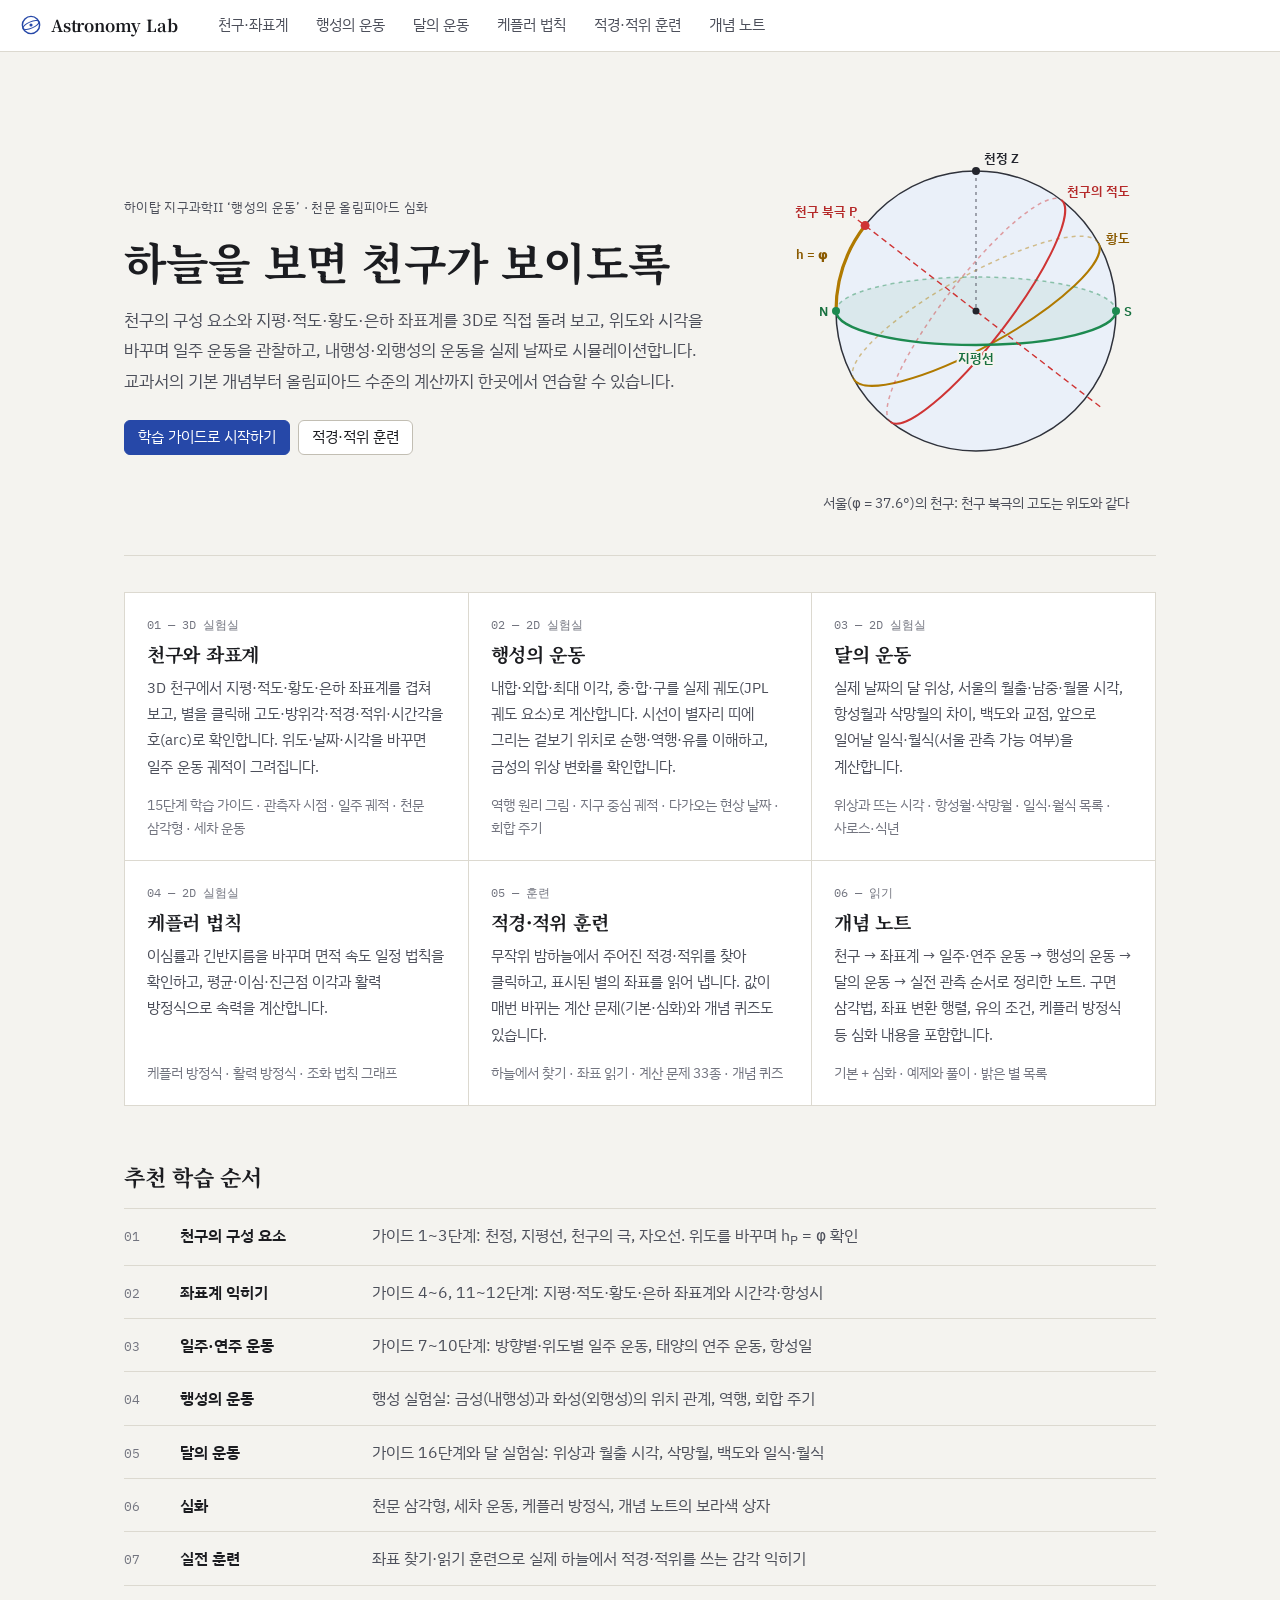
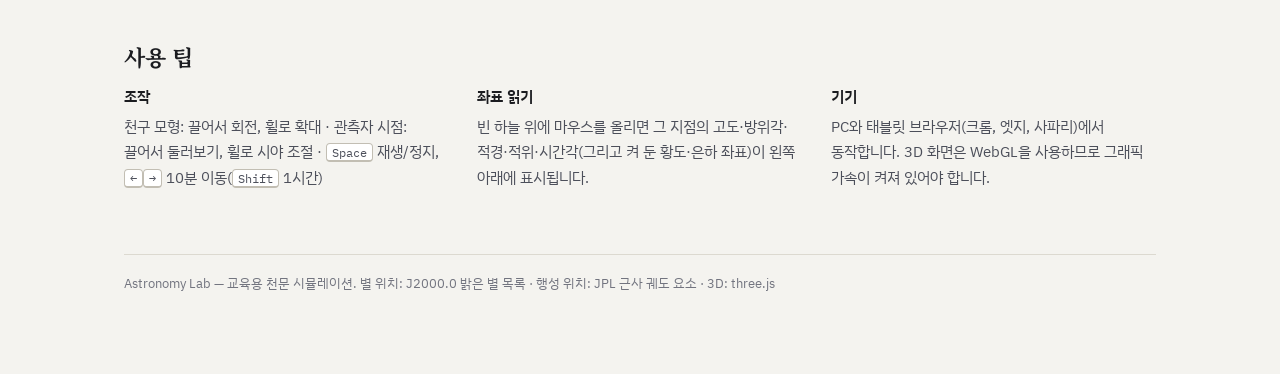
<file: index.html>
<!doctype html>
<html lang="ko">
<head>
  <meta charset="utf-8">
  <meta name="viewport" content="width=device-width, initial-scale=1">
  <title>Astronomy Lab · 천문학 학습 프로그램</title>
  <meta name="description" content="천구와 좌표계(지평·적도·황도·은하)를 3D로 탐구하고, 내행성·외행성의 운동과 케플러 법칙을 시뮬레이션하는 천문학 학습 프로그램.">
  <link rel="preconnect" href="https://fonts.googleapis.com">
  <link rel="preconnect" href="https://fonts.gstatic.com" crossorigin>
  <link rel="stylesheet" href="https://fonts.googleapis.com/css2?family=IBM+Plex+Mono:wght@400;500;600&family=IBM+Plex+Sans+KR:wght@400;500;600;700&family=Noto+Serif+KR:wght@600;700&display=swap">
  <link rel="stylesheet" href="css/style.css">
  <style>
    /* 첫 화면 천구 그림 (좌표계 색은 style.css 변수) */
    .hero { display: grid; grid-template-columns: minmax(0, 1fr) 360px; gap: 48px; align-items: center; }
    .hero-fig { margin: 0; }
    .hero-fig svg { display: block; width: 100%; height: auto; overflow: visible; }
    .hero-fig figcaption { margin-top: 6px; font-size: 13.5px; color: var(--muted); text-align: center; }
    .hero-fig path, .hero-fig line { fill: none; stroke-width: 2; }
    .hero-fig .sphere { fill: #eaf0f9; stroke: #2f323b; stroke-width: 1.5; }
    .hero-fig .hor-plane { fill: rgba(29, 138, 80, 0.08); }
    .hero-fig .hor { stroke: var(--hor); stroke-width: 2.4; }
    .hero-fig .eq { stroke: var(--eq); }
    .hero-fig .ecl { stroke: var(--ecl); }
    .hero-fig .back { stroke-dasharray: 4 4; opacity: 0.45; stroke-width: 1.5; }
    .hero-fig .axis { stroke: var(--eq); stroke-width: 1.4; stroke-dasharray: 6 4; }
    .hero-fig .zen { stroke: #6b6e7a; stroke-width: 1.2; stroke-dasharray: 3 4; }
    .hero-fig .phi { stroke: var(--ecl); stroke-width: 3.2; }
    .hero-fig .pt { fill: #23252d; } .hero-fig .pt-eq { fill: var(--eq); } .hero-fig .pt-hor { fill: var(--hor); }
    .hero-fig text { font-family: var(--font); font-size: 13px; font-weight: 600; paint-order: stroke; stroke: #f4f3ef; stroke-width: 4px; stroke-linejoin: round; }
    .hero-fig .t { fill: #23252d; } .hero-fig .t-eq { fill: #b52a2a; } .hero-fig .t-ecl { fill: #8a5a00; } .hero-fig .t-hor { fill: #17703f; }
    @media (max-width: 860px) {
      .hero { grid-template-columns: 1fr; gap: 24px; }
      .hero-fig { max-width: 320px; margin: 0 auto; }
    }
  </style>
</head>
<body>
  <header class="topbar">
    <a class="brand" href="index.html"><svg class="logo" viewBox="0 0 24 24" aria-hidden="true"><circle cx="12" cy="12" r="9.4" fill="none" stroke="currentColor" stroke-width="1.6"/><ellipse cx="12" cy="12" rx="9.4" ry="3.4" transform="rotate(-23.4 12 12)" fill="none" stroke="currentColor" stroke-width="1.1"/><circle cx="12" cy="12" r="1.7" fill="currentColor"/></svg><span>Astronomy Lab</span></a>
    <nav class="nav">
      <a href="celestial.html">천구·좌표계</a>
      <a href="planets.html">행성의 운동</a>
      <a href="moon.html">달의 운동</a>
      <a href="kepler.html">케플러 법칙</a>
      <a href="training.html">적경·적위 훈련</a>
      <a href="notes.html">개념 노트</a>
    </nav>
  </header>
  <main class="page">
    <section class="hero">
      <div class="hero-text">
      <p class="eyebrow">하이탑 지구과학Ⅱ ‘행성의 운동’ · 천문 올림피아드 심화</p>
      <h1>하늘을 보면 천구가 보이도록</h1>
      <p>천구의 구성 요소와 지평·적도·황도·은하 좌표계를 3D로 직접 돌려 보고, 위도와 시각을 바꾸며 일주 운동을 관찰하고, 내행성·외행성의 운동을 실제 날짜로 시뮬레이션합니다. 교과서의 기본 개념부터 올림피아드 수준의 계산까지 한곳에서 연습할 수 있습니다.</p>
      <div class="row">
        <a class="btn primary" href="celestial.html?step=1">학습 가이드로 시작하기</a>
        <a class="btn" href="training.html?mode=find">적경·적위 훈련</a>
      </div>
      </div>
      <figure class="hero-fig" aria-label="천구 모형 그림: 지평선, 천구의 적도, 황도, 천구 북극">
        <svg viewBox="0 0 360 350" role="img">
          <circle class="sphere" cx="180" cy="175" r="140"/>
          <ellipse class="hor-plane" cx="180" cy="175" rx="140" ry="34"/>
          <g transform="rotate(-29.0 180 175)"><path class="ecl back" d="M 40 175 A 140 36 0 0 1 320 175"/><path class="ecl" d="M 40 175 A 140 36 0 0 0 320 175"/></g>
          <g transform="rotate(-52.4 180 175)"><path class="eq back" d="M 40 175 A 140 32 0 0 1 320 175"/><path class="eq" d="M 40 175 A 140 32 0 0 0 320 175"/></g>
          <g transform="rotate(0.0 180 175)"><path class="hor back" d="M 40 175 A 140 34 0 0 1 320 175"/><path class="hor" d="M 40 175 A 140 34 0 0 0 320 175"/></g>
          <line class="axis" x1="304.2" y1="270.7" x2="55.8" y2="79.3"/>
          <line class="zen" x1="180" y1="35" x2="180" y2="175"/>
          <path class="phi" d="M 40 175 A 140 140 0 0 1 69.1 89.6"/>
          <circle class="pt-eq" cx="69.1" cy="89.6" r="4.5"/>
          <circle class="pt" cx="180" cy="35" r="4"/>
          <circle class="pt" cx="180" cy="175" r="3.5"/>
          <circle class="pt-hor" cx="40" cy="175" r="4"/>
          <circle class="pt-hor" cx="320" cy="175" r="4"/>
          <text class="t" x="188" y="27">천정 Z</text>
          <text class="t-eq" x="61.1" y="79.6" text-anchor="end">천구 북극 P</text>
          <text class="t-ecl" x="32" y="123" text-anchor="end">h = φ</text>
          <text class="t-hor" x="32" y="180" text-anchor="end">N</text>
          <text class="t-hor" x="328" y="180">S</text>
          <text class="t-hor" x="180" y="227" text-anchor="middle">지평선</text>
          <text class="t-eq" x="271.4" y="60.1">천구의 적도</text>
          <text class="t-ecl" x="310.4" y="107.1">황도</text>
        </svg>
        <figcaption>서울(φ = 37.6°)의 천구: 천구 북극의 고도는 위도와 같다</figcaption>
      </figure>
    </section>

    <div class="cards">
      <a class="card" href="celestial.html">
        <span class="num">01 — 3D 실험실</span><h3>천구와 좌표계</h3>
        <p>3D 천구에서 지평·적도·황도·은하 좌표계를 겹쳐 보고, 별을 클릭해 고도·방위각·적경·적위·시간각을 호(arc)로 확인합니다. 위도·날짜·시각을 바꾸면 일주 운동 궤적이 그려집니다.</p>
        <div class="tags">15단계 학습 가이드 · 관측자 시점 · 일주 궤적 · 천문 삼각형 · 세차 운동</div>
      </a>
      <a class="card" href="planets.html">
        <span class="num">02 — 2D 실험실</span><h3>행성의 운동</h3>
        <p>내합·외합·최대 이각, 충·합·구를 실제 궤도(JPL 궤도 요소)로 계산합니다. 시선이 별자리 띠에 그리는 겉보기 위치로 순행·역행·유를 이해하고, 금성의 위상 변화를 확인합니다.</p>
        <div class="tags">역행 원리 그림 · 지구 중심 궤적 · 다가오는 현상 날짜 · 회합 주기</div>
      </a>
      <a class="card" href="moon.html">
        <span class="num">03 — 2D 실험실</span><h3>달의 운동</h3>
        <p>실제 날짜의 달 위상, 서울의 월출·남중·월몰 시각, 항성월과 삭망월의 차이, 백도와 교점, 앞으로 일어날 일식·월식(서울 관측 가능 여부)을 계산합니다.</p>
        <div class="tags">위상과 뜨는 시각 · 항성월·삭망월 · 일식·월식 목록 · 사로스·식년</div>
      </a>
      <a class="card" href="kepler.html">
        <span class="num">04 — 2D 실험실</span><h3>케플러 법칙</h3>
        <p>이심률과 긴반지름을 바꾸며 면적 속도 일정 법칙을 확인하고, 평균·이심·진근점 이각과 활력 방정식으로 속력을 계산합니다.</p>
        <div class="tags">케플러 방정식 · 활력 방정식 · 조화 법칙 그래프</div>
      </a>
      <a class="card" href="training.html">
        <span class="num">05 — 훈련</span><h3>적경·적위 훈련</h3>
        <p>무작위 밤하늘에서 주어진 적경·적위를 찾아 클릭하고, 표시된 별의 좌표를 읽어 냅니다. 값이 매번 바뀌는 계산 문제(기본·심화)와 개념 퀴즈도 있습니다.</p>
        <div class="tags">하늘에서 찾기 · 좌표 읽기 · 계산 문제 33종 · 개념 퀴즈</div>
      </a>
      <a class="card" href="notes.html">
        <span class="num">06 — 읽기</span><h3>개념 노트</h3>
        <p>천구 → 좌표계 → 일주·연주 운동 → 행성의 운동 → 달의 운동 → 실전 관측 순서로 정리한 노트. 구면 삼각법, 좌표 변환 행렬, 유의 조건, 케플러 방정식 등 심화 내용을 포함합니다.</p>
        <div class="tags">기본 + 심화 · 예제와 풀이 · 밝은 별 목록</div>
      </a>
    </div>

    <h2 class="section-title">추천 학습 순서</h2>
    <ol class="path">
      <li><b>천구의 구성 요소</b><span>가이드 1~3단계: 천정, 지평선, 천구의 극, 자오선. 위도를 바꾸며 h<sub>P</sub> = φ 확인</span></li>
      <li><b>좌표계 익히기</b><span>가이드 4~6, 11~12단계: 지평·적도·황도·은하 좌표계와 시간각·항성시</span></li>
      <li><b>일주·연주 운동</b><span>가이드 7~10단계: 방향별·위도별 일주 운동, 태양의 연주 운동, 항성일</span></li>
      <li><b>행성의 운동</b><span>행성 실험실: 금성(내행성)과 화성(외행성)의 위치 관계, 역행, 회합 주기</span></li>
      <li><b>달의 운동</b><span>가이드 16단계와 달 실험실: 위상과 월출 시각, 삭망월, 백도와 일식·월식</span></li>
      <li><b>심화</b><span>천문 삼각형, 세차 운동, 케플러 방정식, 개념 노트의 보라색 상자</span></li>
      <li><b>실전 훈련</b><span>좌표 찾기·읽기 훈련으로 실제 하늘에서 적경·적위를 쓰는 감각 익히기</span></li>
    </ol>

    <h2 class="section-title">사용 팁</h2>
    <div class="tips">
      <div><h3>조작</h3><p>천구 모형: 끌어서 회전, 휠로 확대 · 관측자 시점: 끌어서 둘러보기, 휠로 시야 조절 · <kbd>Space</kbd> 재생/정지, <kbd>←</kbd><kbd>→</kbd> 10분 이동(<kbd>Shift</kbd> 1시간)</p></div>
      <div><h3>좌표 읽기</h3><p>빈 하늘 위에 마우스를 올리면 그 지점의 고도·방위각·적경·적위·시간각(그리고 켜 둔 황도·은하 좌표)이 왼쪽 아래에 표시됩니다.</p></div>
      <div><h3>기기</h3><p>PC와 태블릿 브라우저(크롬, 엣지, 사파리)에서 동작합니다. 3D 화면은 WebGL을 사용하므로 그래픽 가속이 켜져 있어야 합니다.</p></div>
    </div>
    <footer class="foot">Astronomy Lab — 교육용 천문 시뮬레이션. 별 위치: J2000.0 밝은 별 목록 · 행성 위치: JPL 근사 궤도 요소 · 3D: three.js</footer>
  </main>
</body>
</html>
</file>
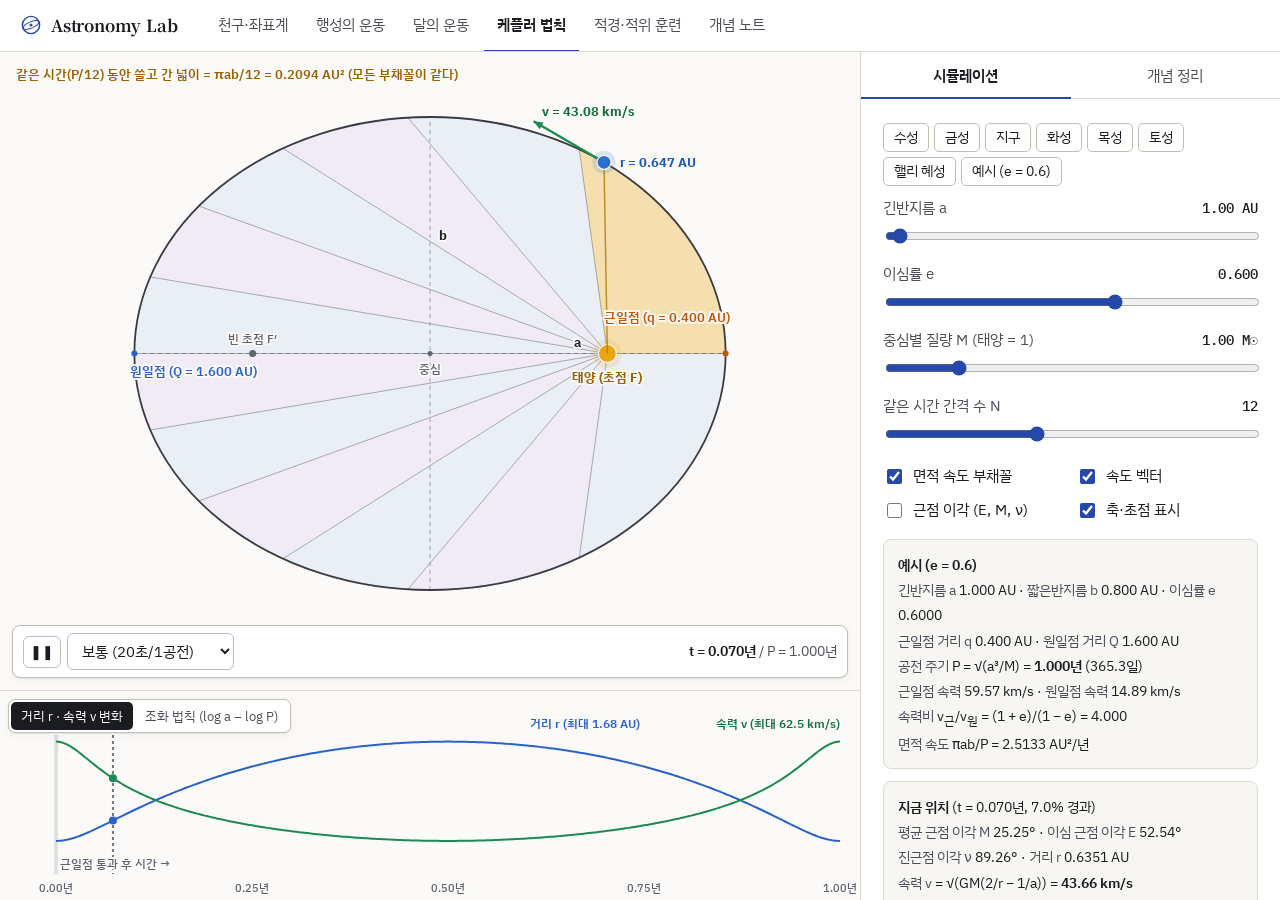
<file: kepler.html>
<!doctype html>
<html lang="ko">
<head>
  <meta charset="utf-8">
  <meta name="viewport" content="width=device-width, initial-scale=1">
  <title>케플러 법칙 실험실 · Astronomy Lab</title>
  <meta name="description" content="타원 궤도, 면적 속도 일정, 조화 법칙, 케플러 방정식과 활력 방정식을 시각화합니다.">
  <link rel="preconnect" href="https://fonts.googleapis.com">
  <link rel="preconnect" href="https://fonts.gstatic.com" crossorigin>
  <link rel="stylesheet" href="https://fonts.googleapis.com/css2?family=IBM+Plex+Mono:wght@400;500;600&family=IBM+Plex+Sans+KR:wght@400;500;600;700&family=Noto+Serif+KR:wght@600;700&display=swap">
  <link rel="stylesheet" href="css/style.css">
</head>
<body>
  <header class="topbar">
    <a class="brand" href="index.html"><svg class="logo" viewBox="0 0 24 24" aria-hidden="true"><circle cx="12" cy="12" r="9.4" fill="none" stroke="currentColor" stroke-width="1.6"/><ellipse cx="12" cy="12" rx="9.4" ry="3.4" transform="rotate(-23.4 12 12)" fill="none" stroke="currentColor" stroke-width="1.1"/><circle cx="12" cy="12" r="1.7" fill="currentColor"/></svg><span>Astronomy Lab</span></a>
    <nav class="nav">
      <a href="celestial.html">천구·좌표계</a>
      <a href="planets.html">행성의 운동</a>
      <a href="moon.html">달의 운동</a>
      <a href="kepler.html" class="on">케플러 법칙</a>
      <a href="training.html">적경·적위 훈련</a>
      <a href="notes.html">개념 노트</a>
    </nav>
  </header>
  <main class="lab2">
    <section class="stage">
      <div class="canvas-main">
        <canvas id="cMain"></canvas>
        <div class="stage-bottom">
          <button class="btn play" id="btnPlay">❚❚</button>
          <select id="speed">
            <option value="0.02">느리게 (50초/1공전)</option>
            <option value="0.05" selected>보통 (20초/1공전)</option>
            <option value="0.15">빠르게 (7초/1공전)</option>
          </select>
          <div class="clock" id="clock"></div>
        </div>
      </div>
      <div class="canvas-sub">
        <canvas id="cSub"></canvas>
        <div class="overlay-tl" style="top:8px;left:8px">
          <div class="seg small" id="subSeg">
            <button data-sub="rv" class="on">거리 r · 속력 v 변화</button>
            <button data-sub="law3">조화 법칙 (log a – log P)</button>
          </div>
        </div>
      </div>
    </section>
    <aside class="panel">
      <nav class="tabs" style="grid-template-columns:repeat(2,1fr)">
        <button data-tab="sim" class="on">시뮬레이션</button>
        <button data-tab="concept">개념 정리</button>
      </nav>
      <div class="tab on" id="tab-sim">
        <div class="quick" id="presets"></div>
        <div class="field"><label for="a">긴반지름 a <output id="aOut"></output></label><input type="range" id="a" min="0.2" max="40" step="0.01" value="1"></div>
        <div class="field"><label for="e">이심률 e <output id="eOut"></output></label><input type="range" id="e" min="0" max="0.97" step="0.001" value="0.6"></div>
        <div class="field"><label for="m">중심별 질량 M (태양 = 1) <output id="mOut"></output></label><input type="range" id="m" min="0.1" max="5" step="0.05" value="1"></div>
        <div class="field"><label for="n">같은 시간 간격 수 N <output id="nOut"></output></label><input type="range" id="n" min="4" max="24" step="1" value="12"></div>
        <div class="check-group">
          <label><input type="checkbox" id="optSect" checked> 면적 속도 부채꼴</label>
          <label><input type="checkbox" id="optVel" checked> 속도 벡터</label>
          <label><input type="checkbox" id="optAnom"> 근점 이각 (E, M, ν)</label>
          <label><input type="checkbox" id="optAxes" checked> 축·초점 표시</label>
        </div>
        <div class="box readout" id="readout"></div>
        <div class="box readout" id="readout2"></div>
      </div>
      <div class="tab guide" id="tab-concept">
        <h3>케플러의 행성 운동 법칙</h3>
        <ol>
          <li><b>타원 궤도 법칙</b>: 행성은 태양을 한 초점으로 하는 타원 궤도를 돈다.</li>
          <li><b>면적 속도 일정 법칙</b>: 태양과 행성을 잇는 선분이 같은 시간 동안 쓸고 지나가는 넓이는 항상 같다. → 근일점에서 가장 빠르고 원일점에서 가장 느리다.</li>
          <li><b>조화 법칙</b>: 공전 주기의 제곱은 궤도 긴반지름의 세제곱에 비례한다. P²(년) = a³(AU)</li>
        </ol>
        <table class="mini">
          <tr><th>용어</th><th>식</th></tr>
          <tr><td>짧은반지름 b</td><td>a√(1 − e²)</td></tr>
          <tr><td>초점 거리 c</td><td>ae</td></tr>
          <tr><td>근일점 거리 q</td><td>a(1 − e)</td></tr>
          <tr><td>원일점 거리 Q</td><td>a(1 + e)</td></tr>
        </table>
        <div class="key">면적 속도 일정 ⇔ 각운동량 보존: r·v⊥ = 일정 → v<sub>근</sub>/v<sub>원</sub> = Q/q = (1 + e)/(1 − e)</div>
        <details class="deep" open><summary>심화: 뉴턴의 일반화와 활력 방정식</summary>
          <p>만유인력으로 유도하면 <span class="formula">P² = 4π²a³ / G(M + m)</span>. 태양계(년, AU, 태양 질량 단위)에서는 P² = a³/(M + m).</p>
          <p>역학적 에너지 보존: <span class="formula">v²/2 − GM/r = −GM/2a</span> → <b>활력 방정식</b> <span class="formula">v² = GM(2/r − 1/a)</span></p>
          <p>원 궤도 속력 v<sub>c</sub> = √(GM/r), 탈출 속력 v<sub>esc</sub> = √(2GM/r) = √2·v<sub>c</sub>. 지구의 평균 공전 속력 ≈ 29.78 km/s.</p>
        </details>
        <details class="deep"><summary>심화: 케플러 방정식</summary>
          <p>근일점 통과 후 시간 t에서 위치를 구하는 방법:</p>
          <ol>
            <li>평균 근점 이각 <span class="formula">M = 2π(t − τ)/P</span> (균일하게 증가)</li>
            <li>케플러 방정식 <span class="formula">M = E − e sin E</span> 를 풀어 이심 근점 이각 E (반복법: E<sub>n+1</sub> = M + e sin E<sub>n</sub>)</li>
            <li>진근점 이각 <span class="formula">tan(ν/2) = √((1 + e)/(1 − e)) tan(E/2)</span>, 거리 <span class="formula">r = a(1 − e cos E) = a(1 − e²)/(1 + e cos ν)</span></li>
          </ol>
          <p>E는 타원의 중심에서 본 ‘보조원’ 위의 각이다. ‘근점 이각’ 표시를 켜고 확인해 보자. 면적 속도 일정 법칙에서 출발하면 (보조원에서의 넓이를 b/a 배로 줄이는 관계를 이용해) 케플러 방정식을 유도할 수 있다.</p>
        </details>
        <details class="deep"><summary>심화: 궤도의 6요소</summary>
          긴반지름 a, 이심률 e, 궤도 경사 i, 승교점 경도 Ω, 근일점 인수 ω, 근일점 통과 시각 τ(또는 특정 시각의 평균 근점 이각). 앞의 둘은 모양, 다음 셋은 공간에서의 방향, 마지막은 위치를 정한다. ‘행성의 운동’ 실험실의 실제 궤도는 JPL이 제공하는 이 요소들로 계산한다.
        </details>
      </div>
    </aside>
  </main>
  <script type="module" src="js/kepler.js"></script>
</body>
</html>
</file>
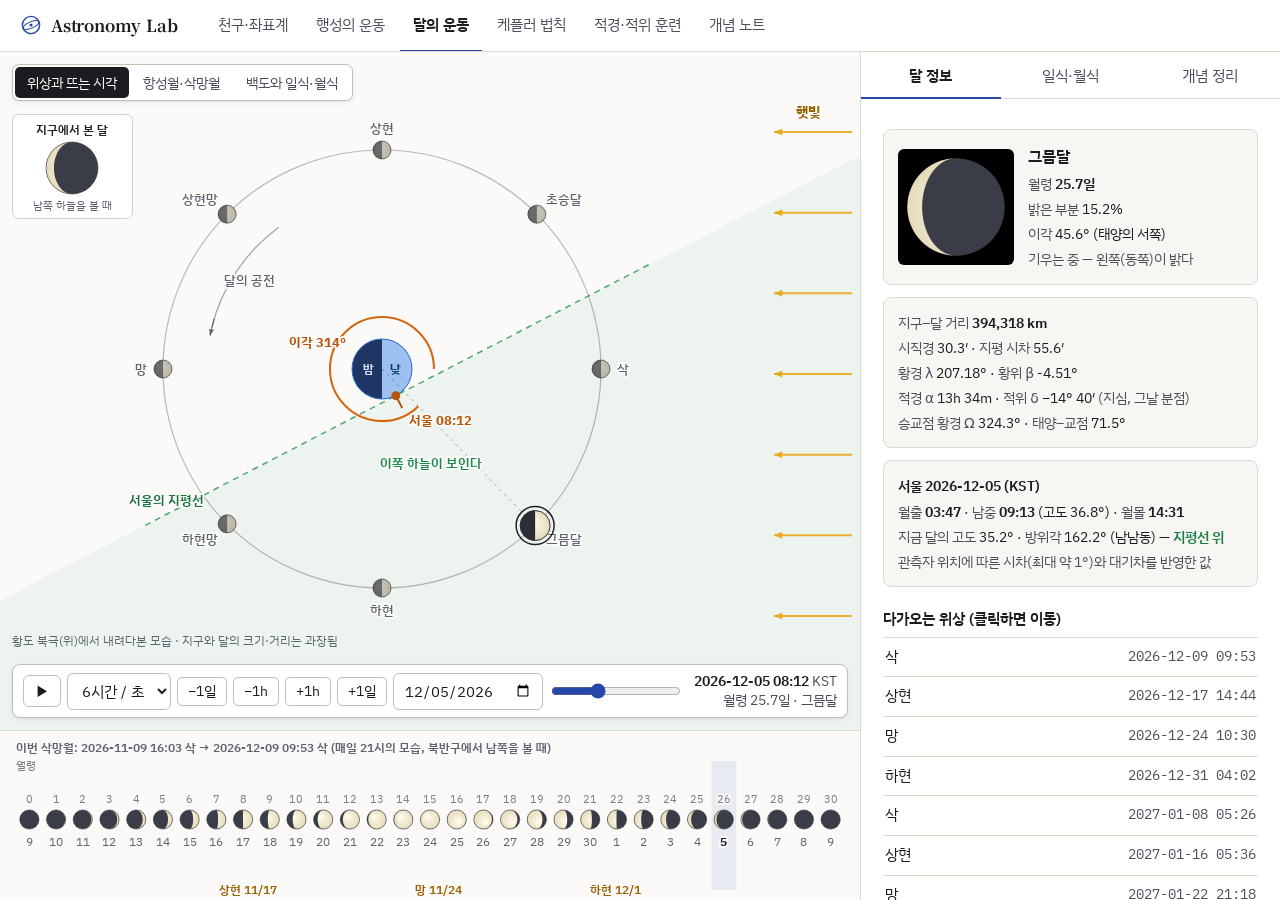
<file: moon.html>
<!doctype html>
<html lang="ko">
<head>
  <meta charset="utf-8">
  <meta name="viewport" content="width=device-width, initial-scale=1">
  <title>달의 운동 실험실 · Astronomy Lab</title>
  <meta name="description" content="달의 위상 변화와 뜨고 지는 시각, 항성월과 삭망월, 백도와 교점, 일식과 월식을 실제 날짜로 시뮬레이션합니다.">
  <link rel="preconnect" href="https://fonts.googleapis.com">
  <link rel="preconnect" href="https://fonts.gstatic.com" crossorigin>
  <link rel="stylesheet" href="https://fonts.googleapis.com/css2?family=IBM+Plex+Mono:wght@400;500;600&family=IBM+Plex+Sans+KR:wght@400;500;600;700&family=Noto+Serif+KR:wght@600;700&display=swap">
  <link rel="stylesheet" href="css/style.css">
  <style>
    .phase-card { display: flex; gap: 14px; align-items: center; }
    .phase-card canvas { width: 116px !important; height: 116px !important; flex: none; border-radius: 6px; }
    .ecl-list { list-style: none; padding: 0; margin: 6px 0; font-size: 14.5px; border-top: 1px solid var(--line); }
    .ecl-list li { padding: 8px 6px; border-bottom: 1px solid var(--line); cursor: pointer; }
    .ecl-list li:hover { background: var(--panel2); }
    .ecl-list .ty { font-weight: 600; }
    .ecl-list .solar .ty { color: #9a6200; } .ecl-list .lunar .ty { color: #b8322f; }
    .ecl-list .vis { float: right; font-size: 12px; padding: 0 7px; border-radius: 3px; background: var(--panel2); border: 1px solid var(--line); color: var(--dim); }
    .ecl-list .vis.on { color: var(--good); background: #eaf5ee; border-color: #bfe0cb; }
  </style>
</head>
<body>
  <header class="topbar">
    <a class="brand" href="index.html"><svg class="logo" viewBox="0 0 24 24" aria-hidden="true"><circle cx="12" cy="12" r="9.4" fill="none" stroke="currentColor" stroke-width="1.6"/><ellipse cx="12" cy="12" rx="9.4" ry="3.4" transform="rotate(-23.4 12 12)" fill="none" stroke="currentColor" stroke-width="1.1"/><circle cx="12" cy="12" r="1.7" fill="currentColor"/></svg><span>Astronomy Lab</span></a>
    <nav class="nav">
      <a href="celestial.html">천구·좌표계</a>
      <a href="planets.html">행성의 운동</a>
      <a href="moon.html" class="on">달의 운동</a>
      <a href="kepler.html">케플러 법칙</a>
      <a href="training.html">적경·적위 훈련</a>
      <a href="notes.html">개념 노트</a>
    </nav>
  </header>

  <main class="lab2">
    <section class="stage">
      <div class="canvas-main">
        <canvas id="cMain"></canvas>
        <div class="overlay-tl">
          <div class="seg" id="viewSeg">
            <button data-view="phase" class="on">위상과 뜨는 시각</button>
            <button data-view="month">항성월·삭망월</button>
            <button data-view="eclipse">백도와 일식·월식</button>
          </div>
        </div>
        <div class="stage-bottom">
          <button class="btn play" id="btnPlay">▶</button>
          <select id="speed">
            <option value="0.0416667">1시간 / 초</option>
            <option value="0.25" selected>6시간 / 초</option>
            <option value="1">1일 / 초</option>
            <option value="4">4일 / 초</option>
            <option value="20">20일 / 초</option>
          </select>
          <button class="btn small" data-step="-1">−1일</button>
          <button class="btn small" data-step="-0.0416667">−1h</button>
          <button class="btn small" data-step="0.0416667">+1h</button>
          <button class="btn small" data-step="1">+1일</button>
          <input type="date" id="date" style="max-width:150px">
          <input type="range" id="time" min="0" max="1439" step="5" style="width:130px" title="시각 (KST)">
          <div class="clock" id="clock"></div>
        </div>
      </div>
      <div class="canvas-sub" style="height:170px"><canvas id="cSub"></canvas></div>
    </section>

    <aside class="panel">
      <nav class="tabs" style="grid-template-columns:repeat(3,1fr)">
        <button data-tab="sim" class="on">달 정보</button>
        <button data-tab="ecl">일식·월식</button>
        <button data-tab="concept">개념 정리</button>
      </nav>

      <div class="tab on" id="tab-sim">
        <div class="phase-card box">
          <canvas id="cPhase" width="232" height="232"></canvas>
          <div class="readout" id="phaseInfo"></div>
        </div>
        <div class="box readout" id="moonInfo"></div>
        <div class="box readout" id="riseInfo"></div>
        <h4>다가오는 위상 (클릭하면 이동)</h4>
        <ul class="events" id="phaseList"></ul>
        <div class="quick"><a class="btn small" id="lnk3d" href="celestial.html?step=16">3D 하늘에서 이 시각의 달 보기</a></div>
      </div>

      <div class="tab" id="tab-ecl">
        <h3>일식·월식 목록</h3>
        <p class="note">현재 날짜부터 계산한 결과입니다. 항목을 누르면 그 순간으로 이동합니다. ‘서울’ 표시는 서울에서 관측 가능한지(일식은 최대 식분)입니다.</p>
        <div class="row" style="margin:6px 0">
          <label class="row" style="font-size:13.5px"><input type="checkbox" id="onlyKorea"> 서울에서 보이는 것만</label>
          <select id="eclYears"><option value="3">3년</option><option value="10" selected>10년</option><option value="20">20년</option></select>
        </div>
        <ul class="ecl-list" id="eclList"><li>계산 중…</li></ul>
        <p class="note">계산: 달 위치 Meeus 47장(ELP-2000/82 축약), 지구 그림자 반지름 1.02배 확대(Chauvenet). 일식 종류는 지심 기하로 판정한 근사이며, 개기·금환의 경계에 있는 혼성일식은 다르게 나올 수 있습니다.</p>
      </div>

      <div class="tab guide" id="tab-concept">
        <h3>달의 위상</h3>
        <p>달은 스스로 빛을 내지 못하고 햇빛을 반사한다. 달의 절반은 항상 태양 쪽이 밝지만, 지구에서 보는 방향이 공전에 따라 달라지므로 밝은 부분의 모양(<b>위상</b>)이 변한다.</p>
        <table class="mini">
          <tr><th>위상</th><th>이각(동)</th><th>뜸</th><th>남중</th><th>짐</th><th>보이는 때</th></tr>
          <tr><td>삭</td><td>0°</td><td>6시</td><td>12시</td><td>18시</td><td>안 보임</td></tr>
          <tr><td>초승달</td><td>약 45°</td><td>9시</td><td>15시</td><td>21시</td><td>초저녁 서쪽</td></tr>
          <tr><td>상현달</td><td>90°</td><td>12시</td><td>18시</td><td>24시</td><td>저녁 남쪽 (오른쪽 반)</td></tr>
          <tr><td>보름달</td><td>180°</td><td>18시</td><td>24시</td><td>6시</td><td>밤새</td></tr>
          <tr><td>하현달</td><td>270°</td><td>24시</td><td>6시</td><td>12시</td><td>새벽 남쪽 (왼쪽 반)</td></tr>
          <tr><td>그믐달</td><td>약 315°</td><td>3시</td><td>9시</td><td>15시</td><td>새벽 동쪽</td></tr>
        </table>
        <p class="note">시각은 대략적인 지방 태양시. 달은 별을 기준으로 하루에 약 13.2° 동쪽으로 움직이고 태양은 약 1° 움직이므로, 달은 태양보다 하루에 약 12.2°씩 뒤처져 <b>매일 약 50분씩 늦게</b> 뜬다.</p>
        <h4>항성월과 삭망월</h4>
        <div class="key formula">1/S = 1/P☾ − 1/E &nbsp;→&nbsp; 항성월 27.32일, 삭망월 29.53일</div>
        <p><b>항성월</b>은 별을 기준으로 한 바퀴, <b>삭망월</b>은 같은 위상(삭 → 삭)으로 돌아오는 주기이다. 그 사이 지구가 공전하여 태양 방향이 약 27° 바뀌므로 달이 그만큼 더 돌아야 한다.</p>
        <h4>백도와 교점, 식의 조건</h4>
        <p>달의 궤도면(<b>백도</b>)은 황도면과 약 <b>5.1°</b> 기울어져 있다. 두 면이 만나는 직선의 양 끝이 <b>교점</b>(승교점 ☊, 강교점 ☋)이다. 삭이나 망이 될 때 달이 교점 근처에 있어야 태양–지구–달이 거의 일직선이 되어 식이 일어난다. 그래서 일식·월식은 매달 일어나지 않고, 태양이 교점 근처를 지나는 <b>식 계절</b>(약 173일 간격)에 몰려 일어난다.</p>
        <ul>
          <li><b>일식</b>: 삭일 때, 달 그림자가 지구에 떨어짐 — 개기·금환·부분. 달이 지구에 가까우면(시직경이 크면) 개기, 멀면 금환</li>
          <li><b>월식</b>: 망일 때, 달이 지구 그림자 속으로 — 개기·부분·반영. 밤인 지역 어디서나 같은 모습으로 보인다</li>
        </ul>
        <details class="deep"><summary>심화: 여러 가지 ‘달(month)’과 사로스</summary>
          <table class="mini">
            <tr><th>주기</th><th>기준</th><th>길이(일)</th></tr>
            <tr><td>항성월</td><td>별</td><td>27.32166</td></tr>
            <tr><td>분점월</td><td>춘분점</td><td>27.32158</td></tr>
            <tr><td>교점월</td><td>승교점 → 승교점</td><td>27.21222</td></tr>
            <tr><td>근점월</td><td>근지점 → 근지점</td><td>27.55455</td></tr>
            <tr><td>삭망월</td><td>태양 (위상)</td><td>29.53059</td></tr>
          </table>
          교점은 황도를 따라 <b>서쪽으로</b> 18.6년에 한 바퀴 역행하므로, 태양이 같은 교점으로 돌아오는 <b>식년</b>은 1년보다 짧다: 1/식년 = 1/365.25 + 1/6793.5 → <b>346.62일</b>.<br>
          <b>사로스 주기</b>: 223 삭망월 = 6585.32일 ≈ 242 교점월(6585.36일) ≈ 239 근점월(6585.54일) ≈ 18년 11일 8시간. 같은 조건이 되풀이되어 비슷한 식이 다시 일어난다(8시간 때문에 지구에서 보이는 지역은 경도 약 120° 서쪽으로 이동).</details>
        <details class="deep"><summary>심화: 식의 한계와 시차</summary>
          지구 중심에서 본 태양과 달 중심 사이의 각거리를 σ라 하면<br>
          · 일식이 지구 어딘가에서 보일 조건: <span class="formula">σ &lt; π☾ − π☉ + s☾ + s☉</span> (약 1.4°~1.6°)<br>
          · 월식(본영식) 조건: 달과 지구 본그림자 중심의 각거리 <span class="formula">σ′ &lt; 1.02(π☾ + π☉ − s☉) + s☾</span><br>
          (π: 지평 시차, s: 시반경) 이를 황위로 바꾸면 삭에서 |β| ≲ 1.5°, 망에서 |β| ≲ 1.0°. 태양이 교점에서 약 ±15~18° 안에 있을 때 일식, ±9~12° 안에 있을 때 월식이 가능하다(<b>식의 한계</b>).<br>
          <b>달의 지평 시차</b> π☾ = arcsin(R⊕/d) ≈ 57′ 이므로, 관측자 위치에 따라 달의 겉보기 위치가 최대 약 1° 달라진다(이 실험실의 월출 시각과 서울 일식 계산은 이를 반영한다).</details>
        <details class="deep"><summary>심화: 계절에 따른 보름달의 높이</summary>
          보름달은 태양의 반대편에 있으므로 겨울(태양의 적위 −23°)에는 적위가 약 +23°가 되어 높이 뜨고(서울 남중 고도 약 75°), 여름에는 낮게 뜬다(약 29°). 실제로는 백도의 경사 ±5.1° 때문에 18.6년 주기로 ±5° 더 변한다.</details>
      </div>
    </aside>
  </main>
  <script type="module" src="js/moon.js"></script>
</body>
</html>
</file>
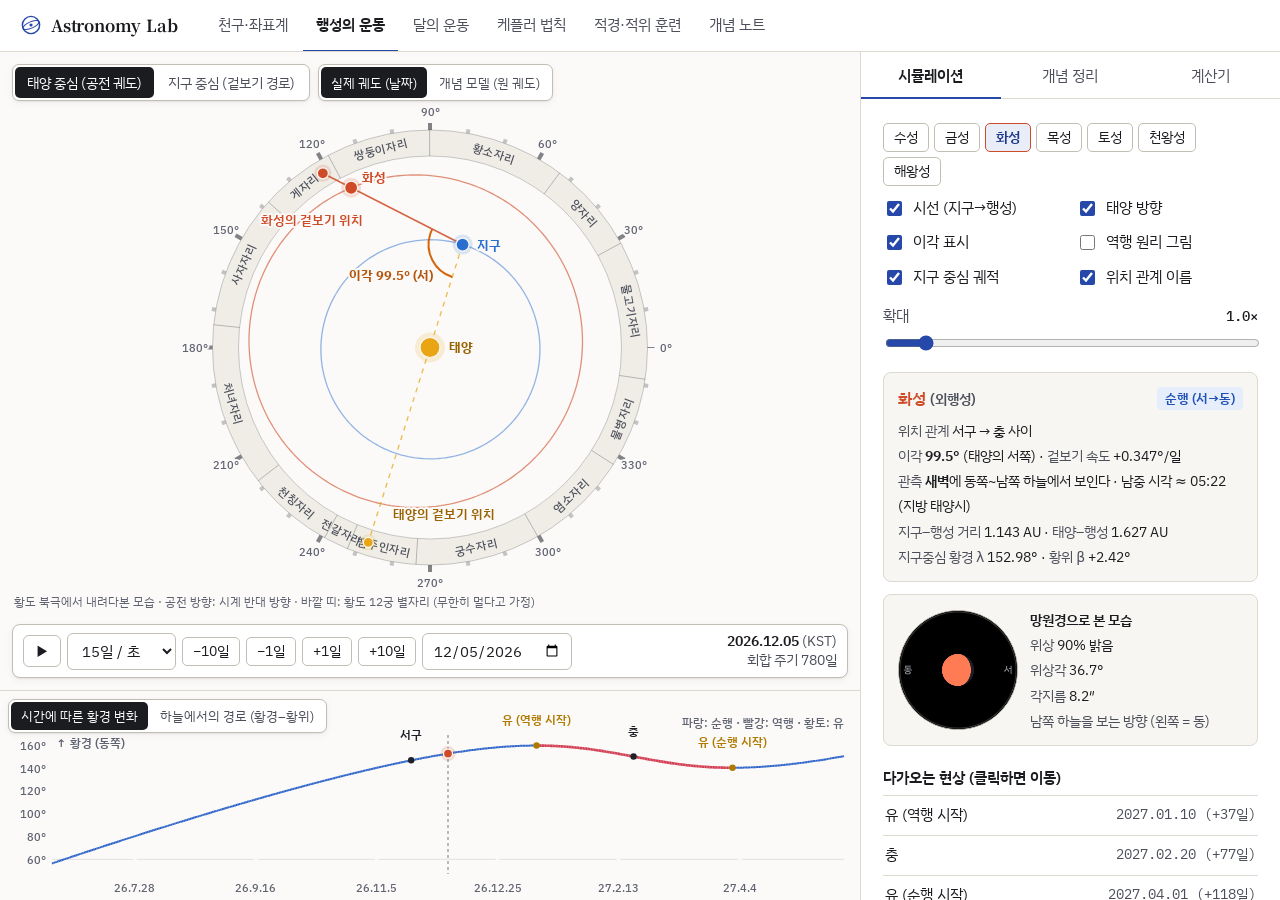
<file: planets.html>
<!doctype html>
<html lang="ko">
<head>
  <meta charset="utf-8">
  <meta name="viewport" content="width=device-width, initial-scale=1">
  <title>행성의 운동 실험실 · Astronomy Lab</title>
  <meta name="description" content="내행성과 외행성의 위치 관계, 겉보기 운동(순행·역행·유), 회합 주기, 위상 변화를 시뮬레이션합니다.">
  <link rel="preconnect" href="https://fonts.googleapis.com">
  <link rel="preconnect" href="https://fonts.gstatic.com" crossorigin>
  <link rel="stylesheet" href="https://fonts.googleapis.com/css2?family=IBM+Plex+Mono:wght@400;500;600&family=IBM+Plex+Sans+KR:wght@400;500;600;700&family=Noto+Serif+KR:wght@600;700&display=swap">
  <link rel="stylesheet" href="css/style.css">
</head>
<body>
  <header class="topbar">
    <a class="brand" href="index.html"><svg class="logo" viewBox="0 0 24 24" aria-hidden="true"><circle cx="12" cy="12" r="9.4" fill="none" stroke="currentColor" stroke-width="1.6"/><ellipse cx="12" cy="12" rx="9.4" ry="3.4" transform="rotate(-23.4 12 12)" fill="none" stroke="currentColor" stroke-width="1.1"/><circle cx="12" cy="12" r="1.7" fill="currentColor"/></svg><span>Astronomy Lab</span></a>
    <nav class="nav">
      <a href="celestial.html">천구·좌표계</a>
      <a href="planets.html" class="on">행성의 운동</a>
      <a href="moon.html">달의 운동</a>
      <a href="kepler.html">케플러 법칙</a>
      <a href="training.html">적경·적위 훈련</a>
      <a href="notes.html">개념 노트</a>
    </nav>
  </header>

  <main class="lab2">
    <section class="stage">
      <div class="canvas-main">
        <canvas id="cMain"></canvas>
        <div class="overlay-tl">
          <div class="seg" id="frameSeg">
            <button data-frame="helio" class="on">태양 중심 (공전 궤도)</button>
            <button data-frame="geo">지구 중심 (겉보기 경로)</button>
          </div>
          <div class="seg small" id="modeSeg">
            <button data-mode="real" class="on">실제 궤도 (날짜)</button>
            <button data-mode="concept">개념 모델 (원 궤도)</button>
          </div>
        </div>
        <div class="stage-bottom" style="left:12px;right:12px">
          <button class="btn play" id="btnPlay">▶</button>
          <select id="speed">
            <option value="1">1일 / 초</option>
            <option value="5">5일 / 초</option>
            <option value="15" selected>15일 / 초</option>
            <option value="40">40일 / 초</option>
            <option value="120">120일 / 초</option>
          </select>
          <button class="btn small" data-step="-10">−10일</button>
          <button class="btn small" data-step="-1">−1일</button>
          <button class="btn small" data-step="1">+1일</button>
          <button class="btn small" data-step="10">+10일</button>
          <input type="date" id="date" style="max-width:150px">
          <div class="clock" id="clock"></div>
        </div>
      </div>
      <div class="canvas-sub">
        <canvas id="cSub"></canvas>
        <div class="overlay-tl" style="top:8px;left:8px">
          <div class="seg small" id="stripSeg">
            <button data-strip="time" class="on">시간에 따른 황경 변화</button>
            <button data-strip="sky">하늘에서의 경로 (황경–황위)</button>
          </div>
        </div>
      </div>
    </section>

    <aside class="panel">
      <nav class="tabs" style="grid-template-columns:repeat(3,1fr)">
        <button data-tab="sim" class="on">시뮬레이션</button>
        <button data-tab="concept">개념 정리</button>
        <button data-tab="calc">계산기</button>
      </nav>

      <div class="tab on" id="tab-sim">
        <div class="quick" id="planetBtns"></div>
        <div class="field hidden" id="customBox">
          <label for="customA">가상 행성의 궤도 반지름 a <output id="customAOut"></output></label>
          <input type="range" id="customA" min="0.2" max="20" step="0.01" value="1.52">
          <label for="incl" style="margin-top:8px">궤도 경사 i (황위 변화) <output id="inclOut"></output></label>
          <input type="range" id="incl" min="0" max="8" step="0.1" value="0">
        </div>
        <div class="check-group">
          <label><input type="checkbox" id="optSight" checked> 시선 (지구→행성)</label>
          <label><input type="checkbox" id="optSun" checked> 태양 방향</label>
          <label><input type="checkbox" id="optElong" checked> 이각 표시</label>
          <label><input type="checkbox" id="optRetro"> 역행 원리 그림</label>
          <label><input type="checkbox" id="optTrail" checked> 지구 중심 궤적</label>
          <label><input type="checkbox" id="optLabels" checked> 위치 관계 이름</label>
        </div>
        <div class="field">
          <label for="zoom">확대 <output id="zoomOut">1.0×</output></label>
          <input type="range" id="zoom" min="0.5" max="6" step="0.05" value="1">
        </div>

        <div class="box" id="stateBox"></div>
        <div class="telescope box">
          <canvas id="cScope" width="240" height="240"></canvas>
          <div id="scopeInfo" class="readout"></div>
        </div>
        <h4>다가오는 현상 (클릭하면 이동)</h4>
        <ul class="events" id="events"></ul>
        <div class="box readout" id="periodBox"></div>
      </div>

      <div class="tab guide" id="tab-concept">
        <h3>내행성과 외행성</h3>
        <p><b>내행성</b>(수성·금성)은 지구 궤도 안쪽, <b>외행성</b>(화성~해왕성)은 바깥쪽에서 공전한다. 지구에서 볼 때 태양–지구–행성이 이루는 각을 <b>이각(離角)</b>이라 한다.</p>
        <h4>내행성의 위치 관계</h4>
        <ul>
          <li><b>내합</b>: 태양–내행성–지구 순으로 일직선. 지구와 가장 가깝고 그믐달처럼 가늘게(관측 거의 불가) 보이며, 이 무렵 <b>역행</b>한다.</li>
          <li><b>외합</b>: 내행성–태양–지구 순. 가장 멀고 보름달 모양이지만 태양에 가려 보이지 않는다.</li>
          <li><b>최대 이각</b>: 지구에서 그은 시선이 궤도에 접할 때(∠태양–행성–지구 = 90°). 반달 모양. 수성 약 18°~28°, 금성 약 46°~47°.</li>
          <li><b>동방 최대 이각</b>: 태양의 동쪽 → <b>초저녁 서쪽 하늘</b> / <b>서방 최대 이각</b>: 태양의 서쪽 → <b>새벽 동쪽 하늘</b></li>
        </ul>
        <div class="key">순서: 내합 → 서방 최대 이각 → 외합 → 동방 최대 이각 → 내합</div>
        <h4>외행성의 위치 관계</h4>
        <ul>
          <li><b>충</b>: 태양–지구–외행성 순. 지구와 가장 가깝고 가장 밝으며 자정에 남중 → 밤새 보인다. 이 무렵 <b>역행</b>한다.</li>
          <li><b>합</b>: 외행성–태양–지구 순. 태양과 함께 뜨고 져서 보이지 않는다.</li>
          <li><b>동구</b>(이각 90°, 태양의 동쪽): 해 질 무렵 남중 / <b>서구</b>(태양의 서쪽): 해 뜰 무렵 남중</li>
        </ul>
        <div class="key">순서: 충 → 동구 → 합 → 서구 → 충</div>
        <h4>겉보기 운동</h4>
        <p>별자리를 배경으로 행성이 <b>서→동</b>으로 움직이면 <b>순행</b>, <b>동→서</b>로 움직이면 <b>역행</b>, 방향이 바뀌며 잠시 멈춘 듯 보이면 <b>유(留)</b>라 한다. 역행은 지구가 행성을 추월할 때(외행성) 또는 내행성이 지구를 추월할 때 상대적인 시선 방향 변화로 생긴다.</p>
        <h4>회합 주기</h4>
        <p>행성이 같은 위치 관계(예: 충 → 다음 충)로 돌아오는 데 걸리는 시간 S. 공전 주기 P, 지구의 공전 주기 E(=1년)일 때</p>
        <div class="key formula">내행성: 1/S = 1/P − 1/E &nbsp;&nbsp; 외행성: 1/S = 1/E − 1/P</div>
        <p>각속도의 차이(ω<sub>빠른</sub> − ω<sub>느린</sub>)로 한 바퀴(360°)를 따라잡는 시간이라고 생각하면 바로 유도된다.</p>
        <details class="deep"><summary>심화: 역행의 각속도와 기간 (원 궤도)</summary>
          충에서 지구와 행성의 공전 속도는 시선에 수직이므로, 상대 속도 v<sub>⊕</sub> − v<sub>P</sub> 를 거리 (a − 1)로 나눈 값이 겉보기 각속도이다.<br>
          <span class="formula">ω<sub>역행</sub> = (v<sub>⊕</sub> − v<sub>P</sub>)/(a − 1) = (2π/E)·(1 − a<sup>−1/2</sup>)/(a − 1)</span> [rad/일, a는 AU]<br>
          화성(a = 1.524)이면 약 0.36°/일, 목성(5.20)이면 약 0.13°/일.<br>
          <b>유</b>의 조건: 지구(반지름 1, 각속도 ω₁)와 행성(반지름 a, 각속도 ω₂)의 일심 경도 차를 θ라 하면 시선 방향의 회전율이 0인 조건은
          <span class="formula">a²ω₂ − a(ω₁ + ω₂) cos θ + ω₁ = 0</span>. 케플러 제3법칙(ω ∝ a<sup>−3/2</sup>)을 넣으면
          <div class="key formula">cos θ<sub>유</sub> = √a / (a − √a + 1)</div>
          역행 기간 ≈ 2θ<sub>유</sub>·S/360°. 화성: θ<sub>유</sub> ≈ 16.8°, S = 780일 → 약 73일. 금성: θ<sub>유</sub> ≈ 13.0°, S = 584일 → 약 42일.
          (실제 궤도는 타원이라 해마다 조금씩 다르다. ‘다가오는 현상’ 목록에서 실제 유의 날짜를 확인해 보자.)</details>
        <details class="deep"><summary>심화: 내행성의 궤도 반지름 구하기 (코페르니쿠스)</summary>
          최대 이각 E<sub>max</sub>일 때 ∠태양–행성–지구 = 90° 이므로 <span class="formula">a = sin E<sub>max</sub></span> (AU). 금성의 최대 이각 46.3°이면 a ≈ 0.72 AU.<br>
          외행성은 충에서 구까지 걸린 시간 t로 상대 각 θ = 360°·t/S 를 구하고 <span class="formula">a = 1/cos θ</span> 로 구한다.</details>
        <details class="deep"><summary>심화: 금성의 위상과 밝기</summary>
          금성은 내합 근처에서 가장 크게(약 60″) 보이지만 가늘다. 밝기 ∝ (조명된 면적)/(거리²) 이므로 최대 밝기는 내합과 최대 이각 사이, 이각 약 39°(내합 전후 약 36일)일 때 나타난다(등급 약 −4.6).<br>
          갈릴레이가 관측한 금성의 <b>보름달 모양 위상</b>과 <b>크기 변화</b>는 금성이 태양 둘레를 돈다는 증거였다. 프톨레마이오스 체계에서는 금성이 항상 태양보다 가까워 초승달~반달 모양만 보여야 한다.</details>
      </div>

      <div class="tab" id="tab-calc">
        <h3>회합 주기 계산기</h3>
        <div class="field"><label>행성의 공전 주기 P (년)</label><input type="number" id="calcP" step="0.001" value="1.881" style="width:100%"></div>
        <div class="box readout" id="calcOut"></div>
        <h3 style="margin-top:20px">최대 이각 ↔ 궤도 반지름</h3>
        <div class="field"><label>최대 이각 (°)</label><input type="number" id="calcE" step="0.1" value="46.3" style="width:100%"></div>
        <div class="box readout" id="calcEOut"></div>
        <h3 style="margin-top:20px">케플러 제3법칙</h3>
        <div class="field"><label>궤도 긴반지름 a (AU)</label><input type="number" id="calcA" step="0.01" value="5.2" style="width:100%"></div>
        <div class="box readout" id="calcAOut"></div>
      </div>
    </aside>
  </main>
  <script type="module" src="js/planets.js"></script>
</body>
</html>
</file>
<file: css/style.css>
/* =====================================================================
   Astronomy Lab — 공통 스타일 (밝은 종이 테마)
   - 화면 바탕은 밝은 종이색, 글자는 먹색, 강조색은 하나(코발트 블루)
   - 3D 천구(밤하늘)만 어두운 바탕을 유지하고, 그 위 조작 막대는 흰 카드로 띄운다
   ===================================================================== */
:root {
  /* 바탕·면 */
  --bg: #f4f3ef;
  --bg2: #fbfaf8;
  --panel: #ffffff;
  --panel2: #f7f6f2;
  --panel3: #eceae4;
  --paper: #fbfaf8;
  --line: #dcd9d0;
  --line2: #c2beb3;
  /* 글자 */
  --text: #1b1c20;
  --muted: #4c4f5a;
  --dim: #72747f;
  /* 강조 */
  --accent: #2648a8;
  --accent-ink: #1d3a8c;
  --accent-soft: #e9edf8;
  --accent2: #a86a00;
  --good: #1d7f46;
  --bad: #c2303f;
  /* 좌표계 색 (밝은 바탕용으로 진하게) */
  --hor: #1d8a50;
  --eq: #cf3434;
  --ecl: #b07a00;
  --gal: #7a45c4;
  --ha: #d4650c;
  --tri: #0b7fb0;
  /* 크기 */
  --radius: 8px;
  --topbar: 52px;
  --font: 'IBM Plex Sans KR', 'Apple SD Gothic Neo', 'Malgun Gothic', system-ui, sans-serif;
  --serif: 'Noto Serif KR', 'Nanum Myeongjo', 'AppleMyungjo', serif;
  --mono: 'IBM Plex Mono', ui-monospace, 'SFMono-Regular', Consolas, monospace;
  --shadow: 0 1px 2px rgba(20, 20, 30, 0.06), 0 2px 8px rgba(20, 20, 30, 0.05);
  color-scheme: light;
}
* { box-sizing: border-box; }
html, body { margin: 0; background: var(--bg); color: var(--text); font-family: var(--font); font-size: 16px; line-height: 1.7; -webkit-font-smoothing: antialiased; word-break: keep-all; overflow-wrap: break-word; }
a { color: var(--accent); text-decoration: none; }
a:hover { text-decoration: underline; text-underline-offset: 3px; }
b, strong { font-weight: 600; }
button, input, select { font-family: inherit; font-size: inherit; color: inherit; }
h1, h2, h3, h4 { line-height: 1.35; font-weight: 600; }
kbd { font-family: var(--mono); background: var(--panel); border: 1px solid var(--line2); border-bottom-width: 2px; border-radius: 4px; padding: 0 5px; font-size: 0.82em; }
.hidden { display: none !important; }
::selection { background: #d6def5; }

/* ---------- 상단 바 ---------- */
.topbar {
  position: sticky; top: 0; z-index: 50; height: var(--topbar);
  display: flex; align-items: center; gap: 28px; padding: 0 20px;
  background: var(--panel); border-bottom: 1px solid var(--line);
}
.brand { display: flex; align-items: center; gap: 9px; color: var(--text); white-space: nowrap; font-family: var(--serif); font-weight: 700; font-size: 16.5px; letter-spacing: -0.2px; }
.brand:hover { text-decoration: none; }
.brand .logo { display: block; width: 22px; height: 22px; flex: none; color: var(--accent); }
.nav { display: flex; gap: 2px; overflow-x: auto; scrollbar-width: none; align-self: stretch; }
.nav::-webkit-scrollbar { display: none; }
.nav a { display: flex; align-items: center; padding: 0 13px; color: var(--muted); white-space: nowrap; font-size: 15px; border-bottom: 2px solid transparent; margin-bottom: -1px; }
.nav a:hover { color: var(--text); text-decoration: none; }
.nav a.on { color: var(--text); font-weight: 600; border-bottom-color: var(--accent); }

/* ---------- 공통 컨트롤 ---------- */
.btn {
  display: inline-flex; align-items: center; justify-content: center; gap: 6px;
  padding: 7px 13px; border-radius: 6px; border: 1px solid var(--line2);
  background: var(--panel); color: var(--text); cursor: pointer; font-size: 14.5px; line-height: 1.25;
  transition: background 0.12s, border-color 0.12s;
}
.btn:hover { background: var(--panel2); border-color: #b2ada1; text-decoration: none; }
.btn.primary { background: var(--accent); border-color: var(--accent); color: #fff; }
.btn.primary:hover { background: var(--accent-ink); border-color: var(--accent-ink); }
.btn.small { padding: 5px 10px; font-size: 13.5px; border-radius: 5px; }
.btn.on { background: var(--accent-soft); border-color: var(--accent); color: var(--accent-ink); font-weight: 600; }
.seg { display: inline-flex; background: var(--panel); border: 1px solid var(--line2); border-radius: 7px; padding: 2px; gap: 2px; box-shadow: var(--shadow); }
.seg button { border: 0; background: transparent; color: var(--muted); padding: 6px 12px; border-radius: 5px; cursor: pointer; font-size: 14px; white-space: nowrap; }
.seg button:hover { color: var(--text); background: var(--panel2); }
.seg button.on { background: var(--text); color: #fff; }
.seg.small button { padding: 5px 10px; font-size: 13px; }
select, input[type='number'], input[type='text'], input[type='date'], input[type='search'], input:not([type]) {
  background: var(--panel); border: 1px solid var(--line2); border-radius: 6px; padding: 6px 10px; color: var(--text); min-width: 0; font-size: 14.5px;
}
select:focus, input:focus, button:focus-visible { outline: 2px solid #9fb2e6; outline-offset: 1px; }
input[type='range'] { width: 100%; accent-color: var(--accent); }
input[type='checkbox'] { accent-color: var(--accent); width: 15px; height: 15px; }
label { cursor: pointer; }

/* ---------- 실험실 레이아웃 ---------- */
.lab { display: grid; grid-template-columns: minmax(0, 1fr) 420px; height: calc(100vh - var(--topbar)); height: calc(100dvh - var(--topbar)); }
.stage { position: relative; min-height: 0; overflow: hidden; background: #070a14; }
.sky, .canvas-wrap { position: absolute; inset: 0; }
.sky { z-index: 0; isolation: isolate; overflow: hidden; }
.sky canvas { display: block; }
.stage-top { position: absolute; top: 12px; left: 12px; right: 12px; display: flex; flex-wrap: wrap; gap: 8px; pointer-events: none; z-index: 5; }
.stage-top > * { pointer-events: auto; }
.stage-top .seg { max-width: 100%; overflow-x: auto; scrollbar-width: none; }
.stage-top .seg::-webkit-scrollbar { display: none; }
.stage-bottom {
  position: absolute; left: 12px; right: 12px; bottom: 12px; z-index: 5;
  display: flex; flex-wrap: wrap; align-items: center; gap: 6px;
  padding: 7px 10px; border-radius: 8px; background: var(--panel); border: 1px solid var(--line2); box-shadow: var(--shadow);
}
.stage-bottom .clock { margin-left: auto; font-size: 13.5px; color: var(--muted); font-variant-numeric: tabular-nums; text-align: right; line-height: 1.4; }
.stage-bottom .clock b { color: var(--text); font-weight: 600; }
.play { width: 38px; height: 32px; font-size: 14px; }

.panel { border-left: 1px solid var(--line); background: var(--panel); display: flex; flex-direction: column; min-height: 0; }
.tabs { display: grid; grid-template-columns: repeat(4, 1fr); border-bottom: 1px solid var(--line); flex: none; }
.tabs button { background: none; border: 0; border-bottom: 2px solid transparent; margin-bottom: -1px; color: var(--muted); padding: 13px 4px 11px; cursor: pointer; font-size: 15px; }
.tabs button:hover { color: var(--text); }
.tabs button.on { color: var(--text); border-bottom-color: var(--accent); font-weight: 600; }
.tab { display: none; overflow-y: auto; padding: 18px 22px 36px; flex: 1; min-height: 0; }
.tab.on { display: block; }
.tab h3 { margin: 6px 0 10px; font-size: 17.5px; }
.tab h4 { margin: 22px 0 8px; font-size: 14.5px; color: var(--text); font-weight: 600; }
.field { margin: 10px 0; }
.field > label, .field > .lab-title { display: flex; justify-content: space-between; align-items: baseline; font-size: 14.5px; color: var(--muted); margin-bottom: 4px; }
.field output { color: var(--text); font-family: var(--mono), var(--font); font-size: 14px; font-weight: 500; }
.row { display: flex; gap: 6px; align-items: center; flex-wrap: wrap; }
.row > input, .row > select { flex: 1; }
.quick { display: flex; flex-wrap: wrap; gap: 5px; margin: 6px 0; }
.check-group { display: grid; grid-template-columns: 1fr 1fr; gap: 2px 10px; margin-bottom: 4px; }
.check-group label { display: flex; align-items: center; gap: 8px; font-size: 14.5px; padding: 4px 0; }
.swatch { display: inline-block; width: 10px; height: 10px; border-radius: 2px; flex: none; box-shadow: inset 0 0 0 1px rgba(0, 0, 0, 0.18); }
.group-title { display: flex; align-items: center; gap: 8px; font-weight: 600; font-size: 15px; margin: 18px 0 6px; }
.group-title::before { content: ''; width: 3px; height: 14px; border-radius: 1px; background: var(--c, var(--accent)); }

/* 정보 표 */
.info h3 { margin: 4px 0 2px; }
.info .meta { color: var(--muted); font-size: 14px; margin-bottom: 8px; }
table.coord { width: 100%; border-collapse: collapse; font-size: 14.5px; font-variant-numeric: tabular-nums; }
table.coord td, table.coord th { padding: 5px 6px; border-bottom: 1px solid var(--line); text-align: left; vertical-align: top; }
table.coord th { color: var(--muted); font-weight: 600; font-size: 13.5px; white-space: nowrap; }
table.coord td:last-child { text-align: right; font-family: var(--mono), var(--font); font-size: 14px; }
table.coord tr.g td:first-child { border-left: 3px solid var(--c); }
.box { background: var(--panel2); border: 1px solid var(--line); border-radius: var(--radius); padding: 12px 14px; margin: 12px 0; font-size: 14.5px; }
.box b { color: var(--text); }
.readout { font-size: 14px; line-height: 1.8; font-variant-numeric: tabular-nums; }
.readout .k { color: var(--muted); }
.formula { font-family: 'Cambria Math', 'STIX Two Math', 'Times New Roman', serif; font-size: 14.5px; letter-spacing: 0.2px; }

/* 가이드 */
.guide-nav { display: flex; align-items: center; gap: 6px; margin-bottom: 10px; }
.guide-nav .count { margin-left: auto; color: var(--muted); font-size: 12.5px; font-family: var(--mono); }
.steps { display: flex; flex-wrap: wrap; gap: 4px; margin-bottom: 14px; }
.steps button { min-width: 30px; height: 30px; padding: 0 4px; white-space: nowrap; border-radius: 5px; border: 1px solid var(--line2); background: var(--panel); color: var(--muted); cursor: pointer; font-size: 12.5px; font-family: var(--mono); }
.steps button:hover { border-color: var(--text); color: var(--text); }
.steps button.adv { border-style: dashed; }
.steps button.on { background: var(--text); color: #fff; border-color: var(--text); }
.guide h3 { font-family: var(--serif); font-size: 19.5px; font-weight: 700; margin: 6px 0 10px; }
.guide p, .guide li { font-size: 15.5px; line-height: 1.8; }
.guide ul, .guide ol { padding-left: 20px; margin: 8px 0; }
.guide li { margin: 4px 0; }
.level { display: inline-block; font-family: var(--font); font-size: 11px; padding: 0 6px; border-radius: 3px; margin-right: 6px; vertical-align: 2px; font-weight: 600; line-height: 18px; }
.level.basic { background: #e3f1e8; color: #17703f; }
.level.adv { background: #efe7f9; color: #6a39b0; }
.key { background: var(--accent-soft); border-left: 3px solid var(--accent); border-radius: 0 6px 6px 0; padding: 10px 14px; margin: 14px 0; font-weight: 600; font-size: 15.5px; }
.try { background: #eef6f0; border-left: 3px solid var(--hor); padding: 9px 13px; border-radius: 0 6px 6px 0; font-size: 15px !important; }
.note { color: var(--muted); font-size: 14px !important; }
details.deep { background: #f7f3fc; border: 1px solid #e3d8f2; border-left: 3px solid var(--gal); border-radius: 0 6px 6px 0; padding: 10px 14px; margin: 14px 0; font-size: 15px; line-height: 1.8; }
details.deep summary { cursor: pointer; font-weight: 600; color: #5e3399; }
details.deep[open] summary { margin-bottom: 6px; }
table.mini { border-collapse: collapse; font-size: 14px; width: 100%; margin: 10px 0; }
table.mini th, table.mini td { border: 1px solid var(--line); padding: 5px 7px; text-align: center; }
table.mini th { background: var(--panel2); color: var(--muted); font-weight: 600; }

/* ---------- 3D 라벨 ----------
   기본값은 관측자 시점(밤하늘) — 밝은 글자 + 검은 테두리
   .sky.paper(천구 모형, 밝은 바탕) — 진한 글자 + 흰 테두리 */
.lbl { pointer-events: none; white-space: nowrap; font-size: 13px; font-weight: 500; line-height: 1; color: #e6ecff; text-shadow: 0 0 3px #000, 0 0 6px #000, 0 0 2px #000; transition: opacity 0.15s; }
.lbl span { display: inline-block; }
.lbl-small { font-size: 11.5px; }
.lbl-strong { font-weight: 700; font-size: 13.5px; }
.lbl-card { color: #5be39a; font-weight: 700; font-size: 14.5px; }
.lbl-hor { color: #8af0b8; }
.lbl-mer { color: #f2f2f2; font-weight: 600; }
.lbl-point { color: #fff; font-weight: 700; }
.lbl-eq { color: #ff9a9a; }
.lbl-ecl { color: #ffd76e; }
.lbl-gal { color: #e0b0ff; }
.lbl-ha { color: #ffbd73; font-weight: 600; }
.lbl-prec { color: #9fe4ff; font-size: 12px; }
.lbl-season { color: #ffe0a8; font-size: 12px; }
.lbl-star span { transform: translate(52%, -10px); color: #d6deff; font-size: 12.5px; }
.lbl-planet span { transform: translate(55%, -11px); color: #ffe6b3; font-weight: 700; }
.lbl-sun span { transform: translate(0, -22px); color: #ffd56b; font-weight: 700; }
.lbl-moon span { transform: translate(0, -24px); color: #f1ecd9; font-weight: 700; }
.lbl-con { color: rgba(150, 182, 240, 0.85); font-size: 12px; font-style: italic; }
.lbl-selname span { transform: translate(0, 20px); color: var(--text); font-weight: 600; background: rgba(255, 255, 255, 0.95); padding: 2px 7px; border-radius: 4px; text-shadow: none; box-shadow: 0 0 0 1px rgba(0, 0, 0, 0.12); }
.sel-ring span { width: 26px; height: 26px; border: 2px solid #fff; border-radius: 50%; box-shadow: 0 0 0 1px rgba(0, 0, 0, 0.5); }
.lbl-arc span { background: rgba(8, 12, 28, 0.88); border: 1.5px solid var(--c); color: var(--c); padding: 3px 7px; border-radius: 4px; font-weight: 600; font-size: 13px; text-shadow: none; }
.arc-alt { --c: #8dffb4; } .arc-az { --c: #2fd47a; } .arc-dec { --c: #ff9e94; } .arc-ra { --c: #ff4d6d; } .arc-ha { --c: #ffa23f; }
.arc-lon { --c: #ffe066; } .arc-lat { --c: #fff2a8; } .arc-gl { --c: #d08cff; } .arc-gb { --c: #f0c8ff; } .arc-tri { --c: #40c4ff; }
.lbl-marker span { display: inline-flex; align-items: center; gap: 6px; color: var(--mk); font-weight: 700; font-size: 13px; transform: translate(calc(50% - 7px), 0); }
.lbl-marker span::before { content: ''; width: 12px; height: 12px; border-radius: 50%; border: 2.5px solid var(--mk); flex: none; }

/* 천구 모형(밝은 바탕) */
.sky.paper .lbl { color: #23252d; text-shadow: 0 0 2px #fff, 0 0 3px #fff, 0 0 5px #fff, 0 0 1px #fff; }
.sky.paper .lbl-card { color: #15723f; }
.sky.paper .lbl-hor { color: #17703f; }
.sky.paper .lbl-mer { color: #2f323b; }
.sky.paper .lbl-point { color: #1b1c20; }
.sky.paper .lbl-eq { color: #b52a2a; }
.sky.paper .lbl-ecl { color: #8a5a00; }
.sky.paper .lbl-gal { color: #6a39b0; }
.sky.paper .lbl-ha { color: #b5540a; }
.sky.paper .lbl-prec { color: #0b6e99; }
.sky.paper .lbl-season { color: #8a5a00; }
.sky.paper .lbl-star span { color: #2c3550; }
.sky.paper .lbl-planet span { color: #8f4512; }
.sky.paper .lbl-sun span { color: #8a5a00; }
.sky.paper .lbl-moon span { color: #3a3d47; }
.sky.paper .lbl-con { color: rgba(70, 88, 130, 0.8); }
.sky.paper .sel-ring span { border-color: #1b1c20; box-shadow: 0 0 0 2px rgba(255, 255, 255, 0.9); }
.sky.paper .lbl-arc span { background: rgba(255, 255, 255, 0.95); }
.sky.paper .arc-alt { --c: #15804a; } .sky.paper .arc-az { --c: #0b5e33; } .sky.paper .arc-dec { --c: #c94a44; } .sky.paper .arc-ra { --c: #b01f2d; } .sky.paper .arc-ha { --c: #c2570a; }
.sky.paper .arc-lon { --c: #9a6a00; } .sky.paper .arc-lat { --c: #7a5000; } .sky.paper .arc-gl { --c: #7a45c4; } .sky.paper .arc-gb { --c: #5a2e9a; } .sky.paper .arc-tri { --c: #0b7fb0; }

.sky-hud {
  position: absolute; left: 12px; bottom: 76px; z-index: 4; pointer-events: none;
  display: none; flex-direction: column; gap: 1px; padding: 8px 11px; border-radius: 8px;
  background: var(--panel); border: 1px solid var(--line2); box-shadow: var(--shadow);
  font-size: 13px; font-family: var(--mono), var(--font);
}
.sky-hud.on { display: flex; }
.sky-hud b { font-family: var(--font); font-size: 11.5px; color: var(--muted); font-weight: 600; }
.sky-hud .c-hor { color: var(--hor); } .sky-hud .c-eq { color: var(--eq); } .sky-hud .c-ecl { color: var(--ecl); } .sky-hud .c-gal { color: var(--gal); }

/* ---------- 문서형 페이지 ---------- */
.page { max-width: 1080px; margin: 0 auto; padding: 28px 24px 80px; }
.hero { padding: 56px 0 40px; border-bottom: 1px solid var(--line); margin-bottom: 36px; }
.hero .eyebrow { font-size: 13px; color: var(--muted); letter-spacing: 0.3px; margin: 0 0 14px; }
.hero h1 { font-family: var(--serif); font-weight: 700; font-size: clamp(30px, 4.6vw, 44px); margin: 0 0 16px; letter-spacing: -0.8px; line-height: 1.25; }
.hero p { color: var(--muted); font-size: 17px; line-height: 1.8; max-width: 640px; margin: 0; }
.hero .row { margin-top: 24px; gap: 8px; }
.cards { display: grid; grid-template-columns: repeat(auto-fill, minmax(300px, 1fr)); gap: 0; border-top: 1px solid var(--line); border-left: 1px solid var(--line); background: var(--panel); }
.card {
  display: flex; flex-direction: column; position: relative; padding: 22px 22px 20px;
  border-right: 1px solid var(--line); border-bottom: 1px solid var(--line);
  background: var(--panel); color: var(--text); transition: background 0.12s;
}
a.card:hover { background: #fafaf7; text-decoration: none; }
a.card:hover h3 { color: var(--accent); }
.card .num { font-family: var(--mono); font-size: 12px; color: var(--dim); }
.card h3 { font-family: var(--serif); font-weight: 700; margin: 6px 0 8px; font-size: 19px; letter-spacing: -0.3px; }
.card p { margin: 0; color: var(--muted); font-size: 15px; line-height: 1.75; }
.card .tags { margin-top: auto; padding-top: 14px; font-size: 13.5px; color: var(--dim); }
.tag { font-size: 12px; padding: 1px 7px; border-radius: 3px; background: var(--panel2); border: 1px solid var(--line); color: var(--muted); }
.section-title { font-family: var(--serif); font-weight: 700; margin: 56px 0 16px; font-size: 22px; letter-spacing: -0.3px; }
.path { margin: 0; padding: 0; list-style: none; counter-reset: s; border-top: 1px solid var(--line); }
.path li { display: grid; grid-template-columns: 44px 180px minmax(0, 1fr); gap: 12px; align-items: baseline; padding: 13px 0; border-bottom: 1px solid var(--line); font-size: 15.5px; color: var(--muted); }
.path li::before { counter-increment: s; content: counter(s, decimal-leading-zero); font-family: var(--mono); font-size: 12.5px; color: var(--dim); }
.path li b { color: var(--text); font-weight: 600; }
.tips { display: grid; grid-template-columns: repeat(auto-fit, minmax(260px, 1fr)); gap: 28px; }
.tips h3 { font-size: 15px; margin: 0 0 6px; }
.tips p { margin: 0; color: var(--muted); font-size: 15px; }
footer.foot { color: var(--dim); font-size: 12.5px; border-top: 1px solid var(--line); margin-top: 64px; padding-top: 18px; }

/* ---------- 2D 캔버스 실험실 (행성/케플러/달) ---------- */
.lab2 { display: grid; grid-template-columns: minmax(0, 1fr) 420px; height: calc(100vh - var(--topbar)); height: calc(100dvh - var(--topbar)); }
.lab2 .stage { display: grid; grid-template-rows: minmax(0, 1fr) auto; background: var(--paper); }
.lab2 canvas { display: block; width: 100%; height: 100%; }
.canvas-main { position: relative; min-height: 0; }
.canvas-sub { position: relative; height: 210px; border-top: 1px solid var(--line); }
.overlay-tl { position: absolute; top: 12px; left: 12px; display: flex; flex-wrap: wrap; gap: 8px; z-index: 3; }
.overlay-br { position: absolute; right: 12px; bottom: 12px; z-index: 3; }
.legend { display: flex; flex-wrap: wrap; gap: 10px; font-size: 12.5px; color: var(--muted); }
.legend span { display: inline-flex; align-items: center; gap: 5px; }
.state-badge { display: inline-block; padding: 1px 8px; border-radius: 4px; font-weight: 600; font-size: 12.5px; }
.state-pro { background: #e6eefb; color: #1f50b5; } .state-retro { background: #fbe7ea; color: #b52a3d; } .state-stat { background: #f8efd9; color: #8a5a00; }
.telescope { display: flex; gap: 12px; align-items: center; }
.telescope canvas { width: 120px !important; height: 120px !important; border-radius: 50%; background: #000; border: 1px solid var(--line2); flex: none; }
.events { list-style: none; padding: 0; margin: 6px 0; font-size: 14.5px; border-top: 1px solid var(--line); }
.events li { display: flex; justify-content: space-between; gap: 8px; padding: 7px 2px; border-bottom: 1px solid var(--line); cursor: pointer; }
.events li:hover { color: var(--accent); background: var(--panel2); }
.events li span:last-child { color: var(--muted); font-family: var(--mono), var(--font); font-size: 13.5px; }

/* ---------- 훈련 ---------- */
.train-q { font-size: 16.5px; font-weight: 600; margin: 6px 0 10px; }
.train-target { font-size: 21px; font-weight: 600; color: var(--accent2); font-family: var(--mono), var(--font); }
.score { display: flex; gap: 14px; font-size: 13.5px; color: var(--muted); }
.score b { color: var(--text); font-size: 18px; font-family: var(--mono); font-weight: 500; }
.feedback { border-radius: 6px; padding: 10px 14px; margin: 10px 0; font-size: 15px; border-left-width: 3px !important; }
.feedback.good { background: #eaf5ee; border: 1px solid #bfe0cb; border-left-color: var(--good); }
.feedback.mid { background: #fbf4e4; border: 1px solid #ecdbb0; border-left-color: var(--accent2); }
.feedback.bad { background: #fbecee; border: 1px solid #efc6cc; border-left-color: var(--bad); }
.problem { background: var(--panel); border: 1px solid var(--line); border-radius: var(--radius); padding: 18px 20px; margin: 14px 0; }
.problem .qtext { font-size: 17px; line-height: 1.75; }
.problem .answer-row { display: flex; gap: 8px; align-items: center; margin-top: 12px; flex-wrap: wrap; }
.problem .answer-row input { width: 160px; }
.solution { margin-top: 12px; padding: 12px 14px; border-radius: 6px; background: var(--panel2); border: 1px solid var(--line); font-size: 15.5px; line-height: 1.8; }
.choices { display: grid; gap: 6px; margin-top: 12px; }
.choices button { text-align: left; padding: 10px 14px; border-radius: 6px; border: 1px solid var(--line2); background: var(--panel); color: var(--text); cursor: pointer; font-size: 15.5px; }
.choices button:hover { border-color: var(--text); }
.choices button.correct { border-color: var(--good); background: #eaf5ee; }
.choices button.wrong { border-color: var(--bad); background: #fbecee; }
.mode-tabs { display: flex; gap: 6px; flex-wrap: wrap; margin: 14px 0; }

/* ---------- 노트 ---------- */
.notes { display: grid; grid-template-columns: 240px minmax(0, 1fr); gap: 44px; max-width: 1180px; margin: 0 auto; padding: 28px 24px 90px; }
.toc { position: sticky; top: calc(var(--topbar) + 20px); align-self: start; max-height: calc(100vh - var(--topbar) - 40px); overflow-y: auto; font-size: 14.5px; padding-right: 6px; }
.toc a { display: block; color: var(--muted); padding: 3px 0 3px 12px; border-left: 1px solid var(--line); }
.toc a.sub { padding-left: 24px; font-size: 14px; }
.toc a:hover, .toc a.on { color: var(--text); border-left: 2px solid var(--accent); padding-left: 11px; text-decoration: none; }
.toc a.sub:hover, .toc a.sub.on { padding-left: 23px; }
.toc .toc-h { font-weight: 600; color: var(--text); margin: 16px 0 6px; font-size: 13.5px; }
.doc { max-width: 800px; }
.doc h1 { font-family: var(--serif); font-weight: 700; font-size: 32px; margin: 8px 0 8px; letter-spacing: -0.6px; }
.doc h2 { font-family: var(--serif); font-weight: 700; font-size: 24px; margin: 60px 0 14px; padding-top: 18px; border-top: 1px solid var(--line); scroll-margin-top: 70px; letter-spacing: -0.3px; }
.doc h3 { font-family: var(--serif); font-weight: 700; font-size: 19px; margin: 36px 0 10px; scroll-margin-top: 70px; }
.doc h4 { font-size: 15.5px; margin: 24px 0 8px; color: var(--text); }
.doc p, .doc li { font-size: 16.5px; line-height: 1.9; }
.doc ul, .doc ol { padding-left: 22px; }
.doc .lead { color: var(--muted); font-size: 16px; }
.doc table { border-collapse: collapse; width: 100%; margin: 14px 0; font-size: 15px; background: var(--panel); }
.doc th, .doc td { border: 1px solid var(--line); padding: 7px 10px; text-align: left; vertical-align: top; }
.doc th { background: var(--panel2); font-weight: 600; }
.doc .katex-display { overflow-x: auto; overflow-y: hidden; padding: 4px 0; }
.callout { border-radius: 0 6px 6px 0; padding: 12px 16px; margin: 18px 0; border: 1px solid var(--line); border-left-width: 3px; background: var(--panel); }
.callout.basic { border-left-color: var(--hor); background: #f2f8f4; border-color: #d3e8da; border-left-color: var(--hor); }
.callout.adv { border-left-color: var(--gal); background: #f7f3fc; border-color: #e3d8f2; border-left-color: var(--gal); }
.callout.tip { border-left-color: var(--accent2); background: #fbf6ea; border-color: #ecdfbf; border-left-color: var(--accent2); }
.callout.warn { border-left-color: var(--bad); background: #fcf0f1; border-color: #f0d0d4; border-left-color: var(--bad); }
.callout .ttl { font-weight: 600; margin-bottom: 4px; display: block; }
.callout.basic .ttl { color: #17703f; } .callout.adv .ttl { color: #5e3399; } .callout.tip .ttl { color: #8a5a00; } .callout.warn .ttl { color: #a32333; }
.example { background: var(--panel); border: 1px solid var(--line2); border-radius: var(--radius); padding: 12px 16px; margin: 16px 0; }
.example .ttl { font-weight: 600; color: var(--accent); display: block; margin-bottom: 4px; }
.example details summary { cursor: pointer; color: var(--accent2); font-weight: 600; margin-top: 6px; }
.labs-link { display: inline-flex; gap: 6px; align-items: center; margin: 4px 8px 4px 0; padding: 5px 11px; border-radius: 5px; background: var(--panel); border: 1px solid var(--line2); font-size: 14.5px; color: var(--accent); }
.labs-link::after { content: '→'; font-size: 12px; }
.labs-link:hover { text-decoration: none; border-color: var(--accent); background: var(--accent-soft); }
.doc p .labs-link { display: inline; padding: 1px 6px; margin: 0 2px; }
figure.svg { margin: 18px 0; text-align: center; background: var(--panel); border: 1px solid var(--line); border-radius: var(--radius); padding: 14px 10px 10px; }
figure.svg svg { max-width: 100%; height: auto; }
figure.svg figcaption { color: var(--muted); font-size: 13px; margin-top: 6px; }
.catalog-tools { display: flex; gap: 8px; margin: 10px 0; }
.catalog { max-height: 520px; overflow: auto; border: 1px solid var(--line); border-radius: var(--radius); }
.catalog table { margin: 0; font-size: 13.5px; font-variant-numeric: tabular-nums; }
.catalog th { position: sticky; top: 0; cursor: pointer; }

/* ---------- 반응형 ---------- */
@media (max-width: 980px) {
  .lab, .lab2 { grid-template-columns: 1fr; grid-template-rows: 62vh auto; height: auto; }
  .lab2 .stage { height: 72vh; }
  .panel { border-left: 0; border-top: 1px solid var(--line); }
  .tab { max-height: none; overflow: visible; }
  .notes { grid-template-columns: 1fr; padding: 16px 16px 70px; gap: 20px; }
  .toc { position: static; max-height: none; border: 1px solid var(--line); border-radius: var(--radius); padding: 10px 12px; background: var(--panel); }
  .stage-bottom .clock { width: 100%; text-align: left; margin-left: 0; }
  .sky-hud { bottom: 112px; }
  .path li { grid-template-columns: 36px minmax(0, 1fr); }
  .path li span { grid-column: 2; }
}
@media (max-width: 560px) {
  .topbar { padding: 0 12px; gap: 10px; }
  .brand span:last-child { display: none; }
  .nav a { padding: 0 9px; font-size: 14px; }
  .page { padding: 16px 16px 60px; }
  .hero { padding: 32px 0 28px; }
  .cards { grid-template-columns: 1fr; }
  .seg button { padding: 5px 8px; font-size: 12.5px; }
  .check-group { grid-template-columns: 1fr; }
  .lab2 .stage { height: 92vh; }
  .canvas-sub { height: 180px !important; }
}
</file>
